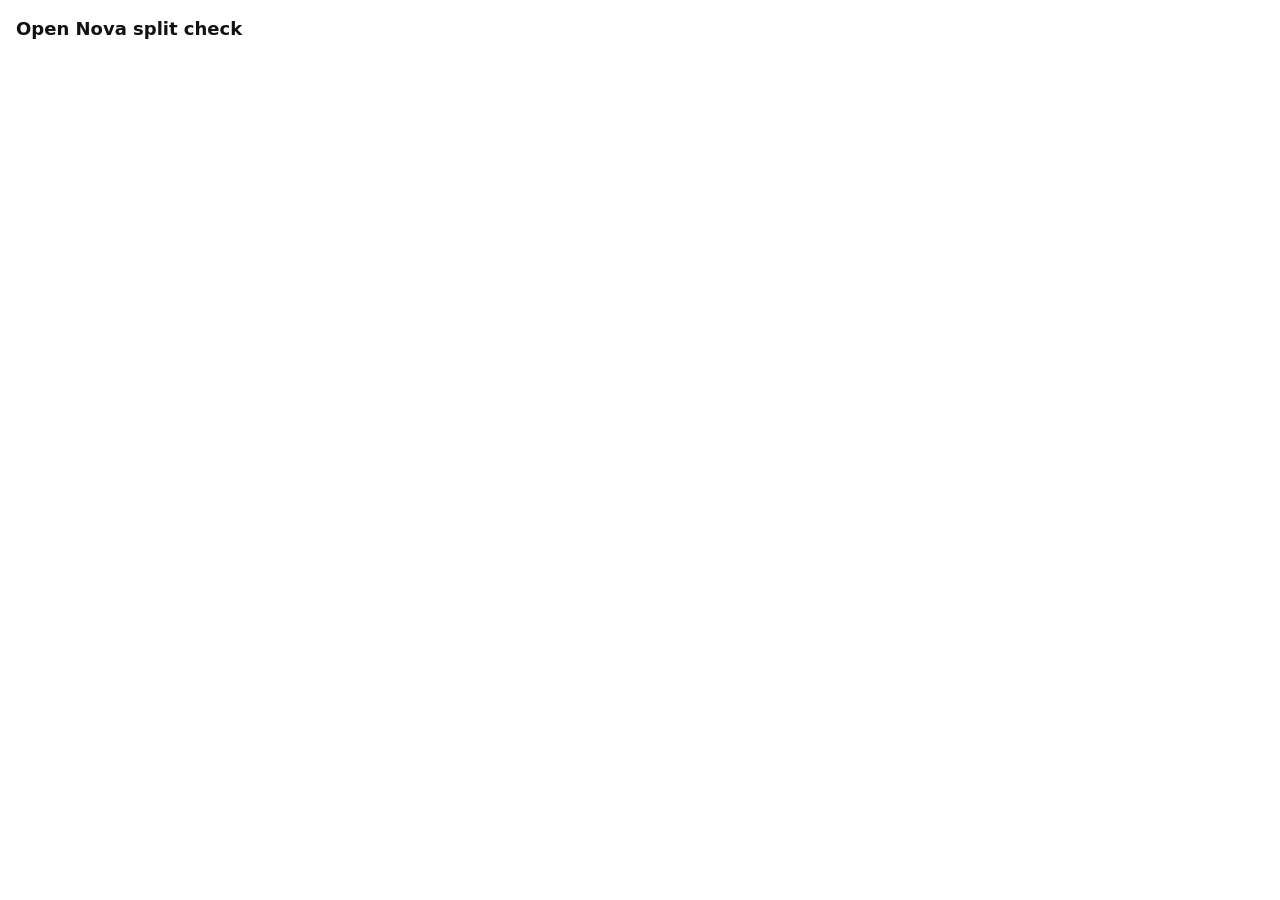
<file: app/tests/check-modules.html>
<!doctype html>
<html lang="en">
<head>
<meta charset="utf-8">
<title>Split check</title>
<link rel="icon" href="data:,">
<script>
  // Runs before any app script: every name the window already has (own and inherited), so a
  // top-level app name that would shadow a browser builtin (find, status, name, open, ...) shows up.
  (function () {
    var names = {}, o = window;
    while (o) { Object.getOwnPropertyNames(o).forEach(function (n) { names[n] = 1; }); o = Object.getPrototypeOf(o); }
    window.__ckPreNames = names;
  })();
  // Keep the booted app off the shared-project server while it runs on this test page:
  // requests to api/ fail, so syncStart falls back to "This browser only" and nothing is pushed.
  (function () {
    var realFetch = window.fetch.bind(window);
    window.fetch = function (url, opts) {
      if (/(^|\/)api\//.test(String(url))) return Promise.reject(new Error('api disabled on the check page'));
      return realFetch(url, opts);
    };
  })();
</script>
<style>
  body { font: 14px/1.45 system-ui, sans-serif; margin: 16px; background: #fff; color: #111; }
  h1 { font-size: 18px; margin: 0 0 12px; }
  .ck-row { margin: 6px 0; padding: 8px 10px; border-radius: 6px; background: #f3f4f6; }
  .ck-pass { border-left: 4px solid #16a34a; }
  .ck-fail { border-left: 4px solid #dc2626; }
  .ck-info { border-left: 4px solid #6b7280; }
  pre { margin: 4px 0 0; white-space: pre-wrap; font: 12px/1.4 ui-monospace, Consolas, monospace; }
  #ck-app { display: none; }
</style>
</head>
<body>
<h1>Open Nova split check</h1>
<div id="ck-out"></div>
<div id="ck-app"></div>
<script>
(function () {
  // The app's scripts, in index.html's order (read from it below), except scr.js.
  var FILES = [];
  var out = document.getElementById('ck-out');
  function row(kind, title, lines) {
    var d = document.createElement('div'); d.className = 'ck-row ck-' + kind;
    d.textContent = (kind === 'pass' ? 'PASS  ' : kind === 'fail' ? 'FAIL  ' : 'INFO  ') + title;
    if (lines && lines.length) { var p = document.createElement('pre'); p.textContent = lines.join('\n'); d.appendChild(p); }
    out.appendChild(d);
  }
  var loadErrors = [];
  window.addEventListener('error', function (e) {
    loadErrors.push((e.filename ? e.filename.split('/').pop() : '?') + ':' + (e.lineno || '?') + '  ' + e.message);
  });
  function getText(url) { return fetch(url, { cache: 'no-store' }).then(function (r) { if (!r.ok) throw new Error('HTTP ' + r.status); return r.text(); }); }
  function loadScript(src) {
    return new Promise(function (resolve) {
      var s = document.createElement('script'); s.src = src; s.async = false;
      s.onload = function () { resolve(true); };
      s.onerror = function () { loadErrors.push(src + ': could not be loaded'); resolve(false); };
      document.body.appendChild(s);
    });
  }
  // Top-level declarations: column 0 after the de-indent.
  var DECL = /^(?:async\s+)?(?:function\*?\s+|var\s+|let\s+|const\s+|class\s+)([A-Za-z_$][\w$]*)/gm;
  function declared(text) { var m, out = []; DECL.lastIndex = 0; while ((m = DECL.exec(text))) out.push(m[1]); return out; }

  var httpOk = /^https?:$/.test(location.protocol);
  var texts = {}, pageGlobals = {}, domNote = '';
  // index.html gives the script list, and its body is borrowed (hidden, scripts removed) so the
  // app can look its elements up by id and boot.
  var prep = !httpOk ? Promise.resolve() : getText('../index.html').then(function (html) {
    var doc = new DOMParser().parseFromString(html, 'text/html');
    Array.prototype.forEach.call(doc.querySelectorAll('script'), function (s) {
      var src = s.getAttribute('src');
      if (!src) declared(s.textContent.replace(/^[ \t]+/gm, '')).forEach(function (n) { pageGlobals[n] = 1; });
      else if (src !== 'scr.js') FILES.push('../' + src);
      s.remove();
    });
    var box = document.getElementById('ck-app');
    Array.prototype.forEach.call(doc.body.childNodes, function (n) { box.appendChild(document.importNode(n, true)); });
    domNote = 'index.html body borrowed (hidden) so the app can boot; ' + FILES.length + ' app scripts listed there';
    return Promise.all(FILES.map(function (f) { return getText(f).then(function (t) { texts[f] = t; }); }));
  }).catch(function (e) { texts = null; row('fail', 'Could not read index.html or the app scripts: ' + e.message); });

  prep.then(function () {
    var chain = loadScript('../scr.js');
    FILES.forEach(function (f) { chain = chain.then(function () { return loadScript(f); }); });
    return chain;
  }).then(function () {
    if (!httpOk) row('info', 'Opened from ' + location.protocol + ' - the file texts cannot be fetched here: run serve.ps1 and open http://localhost:<port>/tests/check-modules.html');
    if (domNote) row('info', domNote);
    row(loadErrors.length ? 'fail' : 'pass', 'Scripts loaded in order without errors (' + (FILES.length + 1) + ' files)', loadErrors);

    if (httpOk && texts) {
      // (a) a name declared in more than one file
      var where = {}, total = 0;
      FILES.forEach(function (f) { declared(texts[f]).forEach(function (n) { (where[n] = where[n] || []).push(f); total++; }); });
      var dups = Object.keys(where).filter(function (n) { return where[n].length > 1; }).sort();
      row(dups.length ? 'fail' : 'pass', '(a) Top-level names declared in more than one place: ' + dups.length + ' (of ' + Object.keys(where).length + ' names)',
        dups.map(function (n) { return n + ': ' + where[n].join(', '); }));

      // (b) a name that shadows something the window already had (own or inherited), or a global of index.html's inline script
      var pre = window.__ckPreNames, hits = [];
      Object.keys(where).sort().forEach(function (n) {
        if (pre[n]) hits.push(n + '  (window builtin, declared in ' + where[n].join(', ') + ')');
        if (pageGlobals[n]) hits.push(n + '  (also a global of index.html\'s inline script)');
      });
      row(hits.length ? 'fail' : 'pass', '(b) Top-level names that shadow a pre-existing window property: ' + hits.length, hits);
      if (Object.keys(pageGlobals).length) row('info', 'Globals from index.html\'s inline script(s): ' + Object.keys(pageGlobals).join(', '));

      // every declared name really became a global (i.e. every file ran to its end)
      var absent = Object.keys(where).filter(function (n) { return !(n in window); });
      row(absent.length ? 'fail' : 'pass', 'Every top-level name is a global after load: ' + (Object.keys(where).length - absent.length) + ' of ' + Object.keys(where).length, absent);
    }

    // (c) the test hook main.js publishes at the very end
    var lm = window.OpenNova;
    row(lm && lm.project && lm.project.lct ? 'pass' : 'fail', '(c) window.OpenNova exists after load' +
      (lm && lm.project ? ' (project "' + lm.project.name + '", ' + lm.project.lct.length + ' screen tab(s), ' + lm.project.screens.length + ' section(s))' : ''));
    document.title = (document.querySelector('.ck-fail') ? 'FAIL' : 'PASS') + ' split check';   // tools/browser_tests.py waits for it
  });
})();
</script>
</body>
</html>
</file>
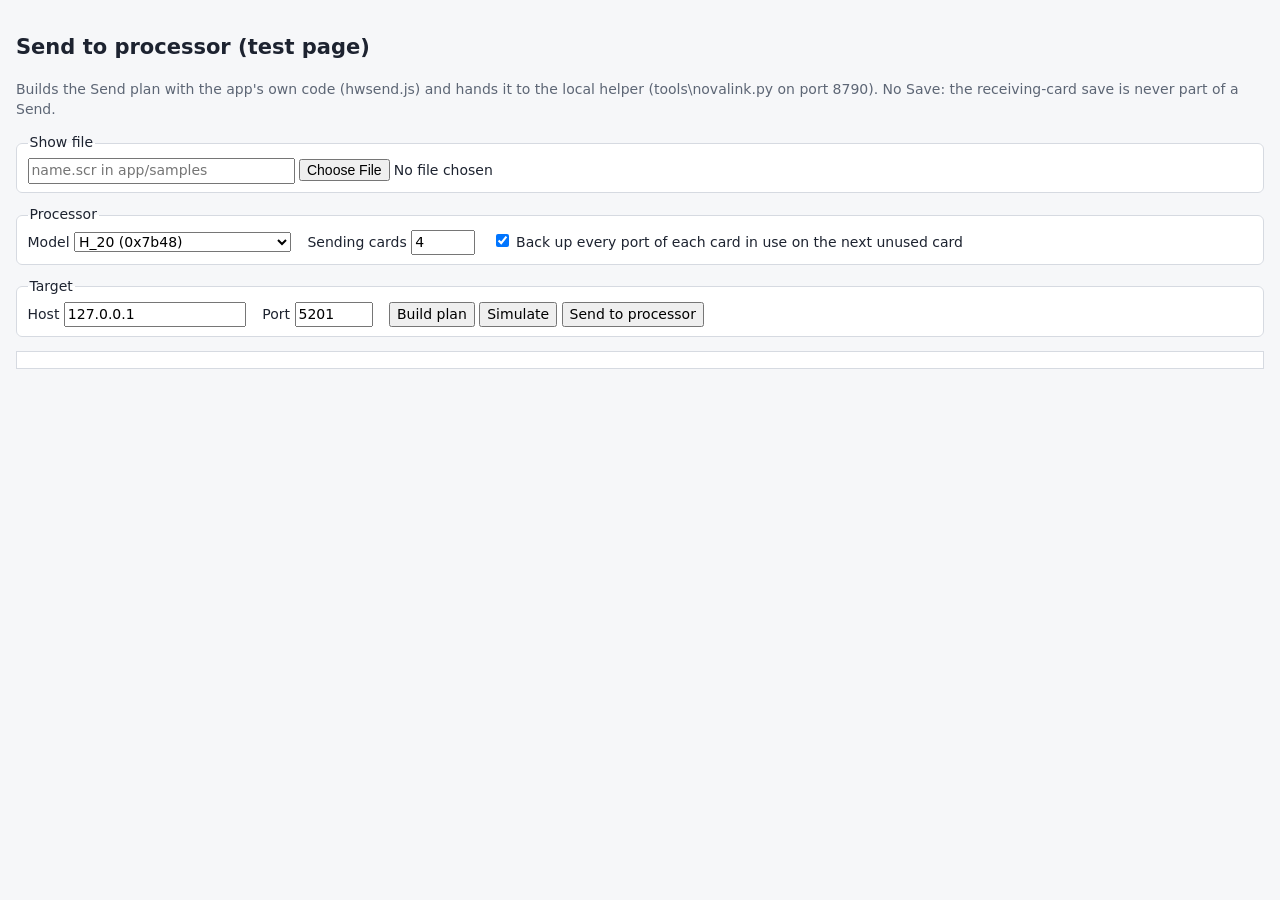
<file: app/tests/hwsend_test.html>
<!doctype html>
<html lang="en">
<head>
<meta charset="utf-8">
<meta name="viewport" content="width=device-width, initial-scale=1">
<title>Send to processor test</title>
<style>
  :root { --bg: #f6f7f9; --fg: #1d2330; --muted: #5d6675; --line: #d6dae1; --ok: #1d7a3a; --bad: #b42318; --card: #fff; }
  @media (prefers-color-scheme: dark) { :root:not([data-theme="light"]) { --bg: #161a21; --fg: #e6e9ef; --muted: #9aa3b2; --line: #2c3340; --ok: #4cc27a; --bad: #ff7a6b; --card: #1e232c; } }
  body { background: var(--bg); color: var(--fg); font: 14px/1.4 system-ui, sans-serif; margin: 0; padding: 16px; }
  fieldset { border: 1px solid var(--line); background: var(--card); border-radius: 6px; margin: 0 0 12px; }
  label { margin-right: 12px; white-space: nowrap; }
  input, select, button { font: inherit; }
  pre { background: var(--card); border: 1px solid var(--line); padding: 8px; overflow: auto; max-height: 50vh; white-space: pre-wrap; }
  .ok { color: var(--ok); } .bad { color: var(--bad); } .muted { color: var(--muted); }
</style>
</head>
<body>
<h2>Send to processor (test page)</h2>
<p class="muted">Builds the Send plan with the app's own code (hwsend.js) and hands it to the local helper (tools\novalink.py on port 8790).
No Save: the receiving-card save is never part of a Send.</p>
<fieldset><legend>Show file</legend>
  <input id="file" type="text" size="32" placeholder="name.scr in app/samples" title="A show file in app/samples (private, not in the repository), or pick one">
  <input type="file" id="pick" accept=".scr">
</fieldset>
<fieldset><legend>Processor</legend>
  <label>Model <select id="model"></select></label>
  <label>Sending cards <input id="senders" type="number" min="1" max="20" value="4" style="width:4em"></label>
  <label><input type="checkbox" id="backup" checked> Back up every port of each card in use on the next unused card</label>
</fieldset>
<fieldset><legend>Target</legend>
  <label>Host <input id="host" value="127.0.0.1"></label>
  <label>Port <input id="port" value="5201" style="width:5em"></label>
  <button id="build">Build plan</button>
  <button id="sim">Simulate</button>
  <button id="send">Send to processor</button>
</fieldset>
<pre id="out"></pre>
<script src="../scr.js"></script>
<script src="../hwsend.js"></script>
<script>
var HELPER = 'http://127.0.0.1:8790';
var out = document.getElementById('out'), modelSel = document.getElementById('model'), picked = null;
Object.keys(HWSEND.MODELS).forEach(function (id) { var o = document.createElement('option'); o.value = id; o.textContent = HWSEND.MODELS[id].name + ' (0x' + (+id).toString(16) + ')'; modelSel.appendChild(o); });
modelSel.value = String(0x7B48);
function say(s, cls) { var d = document.createElement('div'); d.textContent = s; if (cls) d.className = cls; out.appendChild(d); }
document.getElementById('pick').onchange = function (e) { picked = e.target.files[0] || null; };

async function loadModel() {
  var buf = picked ? await picked.arrayBuffer() : await (await fetch('../samples/' + encodeURIComponent(document.getElementById('file').value))).arrayBuffer();
  return SCR.parse(buf);
}
async function buildPlan(modelId, senders) {
  var m = await loadModel(), M = HWSEND.MODELS[modelId], used = {};
  m.screens.forEach(function (s) { (s.cells || []).forEach(function (c) { if (c.sender !== 255) used[c.sender] = 1; }); });
  var prim = Object.keys(used).map(Number).sort(), backup = [];
  if (document.getElementById('backup').checked) {
    var free = []; for (var d = 0; d < senders; d++) if (!used[d]) free.push(d);
    if (free.length < prim.length) throw new Error('Need ' + prim.length + ' unused sending cards for backup, have ' + free.length);
    backup = HWSEND.portBackupPairs(prim, free.slice(0, prim.length), M.ports);
  }
  return HWSEND.buildSendPlan(m, { modelId: +modelId, senders: senders, backup: backup });
}
async function post(path, body) {
  var r = await fetch(HELPER + path, { method: 'POST', headers: { 'Content-Type': 'application/json' }, body: JSON.stringify(body) });
  return r.json();
}
function summary(plan) {
  var w = plan.ops.filter(function (o) { return o.op === 'w'; }).length;
  return plan.model + ' x' + plan.senders + ': ' + plan.cabinets + ' cabinets, ' + plan.pairs + ' backup pairs, ' + plan.ops.length + ' ops (' + w + ' writes)';
}
document.getElementById('build').onclick = async function () {
  out.textContent = '';
  try { var p = await buildPlan(modelSel.value, +document.getElementById('senders').value); window.lastPlan = p; say(summary(p), 'ok');
    p.ops.slice(0, 60).forEach(function (o) { say(JSON.stringify(o).slice(0, 160)); }); }
  catch (e) { say(e.message, 'bad'); }
};
document.getElementById('sim').onclick = async function () {
  out.textContent = '';
  try { var p = await buildPlan(modelSel.value, +document.getElementById('senders').value); say(summary(p));
    var r = await post('/api/hw/simulate', { plan: p }); say(JSON.stringify(r), r.ok ? 'ok' : 'bad'); }
  catch (e) { say(e.message, 'bad'); }
};
document.getElementById('send').onclick = async function () {
  out.textContent = '';
  var host = document.getElementById('host').value, port = document.getElementById('port').value;
  try { var p = await buildPlan(modelSel.value, +document.getElementById('senders').value); say(summary(p));
    say('Sending to ' + host + ':' + port + ' ...');
    var r = await post('/api/hw/run', { host: host, port: +port, plan: p });
    say(r.ok ? 'Done: ' + r.frames + ' frames' : 'Failed: ' + r.error, r.ok ? 'ok' : 'bad'); (r.tail || []).forEach(function (l) { say(l, 'muted'); }); say('log: ' + r.log, 'muted'); }
  catch (e) { say(e.message, 'bad'); }
};
// for automated checks: build + simulate every model, saving each as novalink_sim\<name>
window.simulateAll = async function (file, senders, backup) {
  document.getElementById('file').value = file; document.getElementById('backup').checked = !!backup;
  var res = [];
  for (var id of Object.keys(HWSEND.MODELS)) {
    try { var p = await buildPlan(id, senders); var name = file.replace(/\W+/g, '_') + '_' + id + (backup ? '_bk' : '');
      var r = await post('/api/hw/simulate', { plan: p, name: name }); res.push(HWSEND.MODELS[id].name + ': ' + (r.ok ? 'ok ' + r.out : r.error)); }
    catch (e) { res.push(HWSEND.MODELS[id].name + ': ' + e.message); }
  }
  return res;
};
</script>
</body>
</html>
</file>
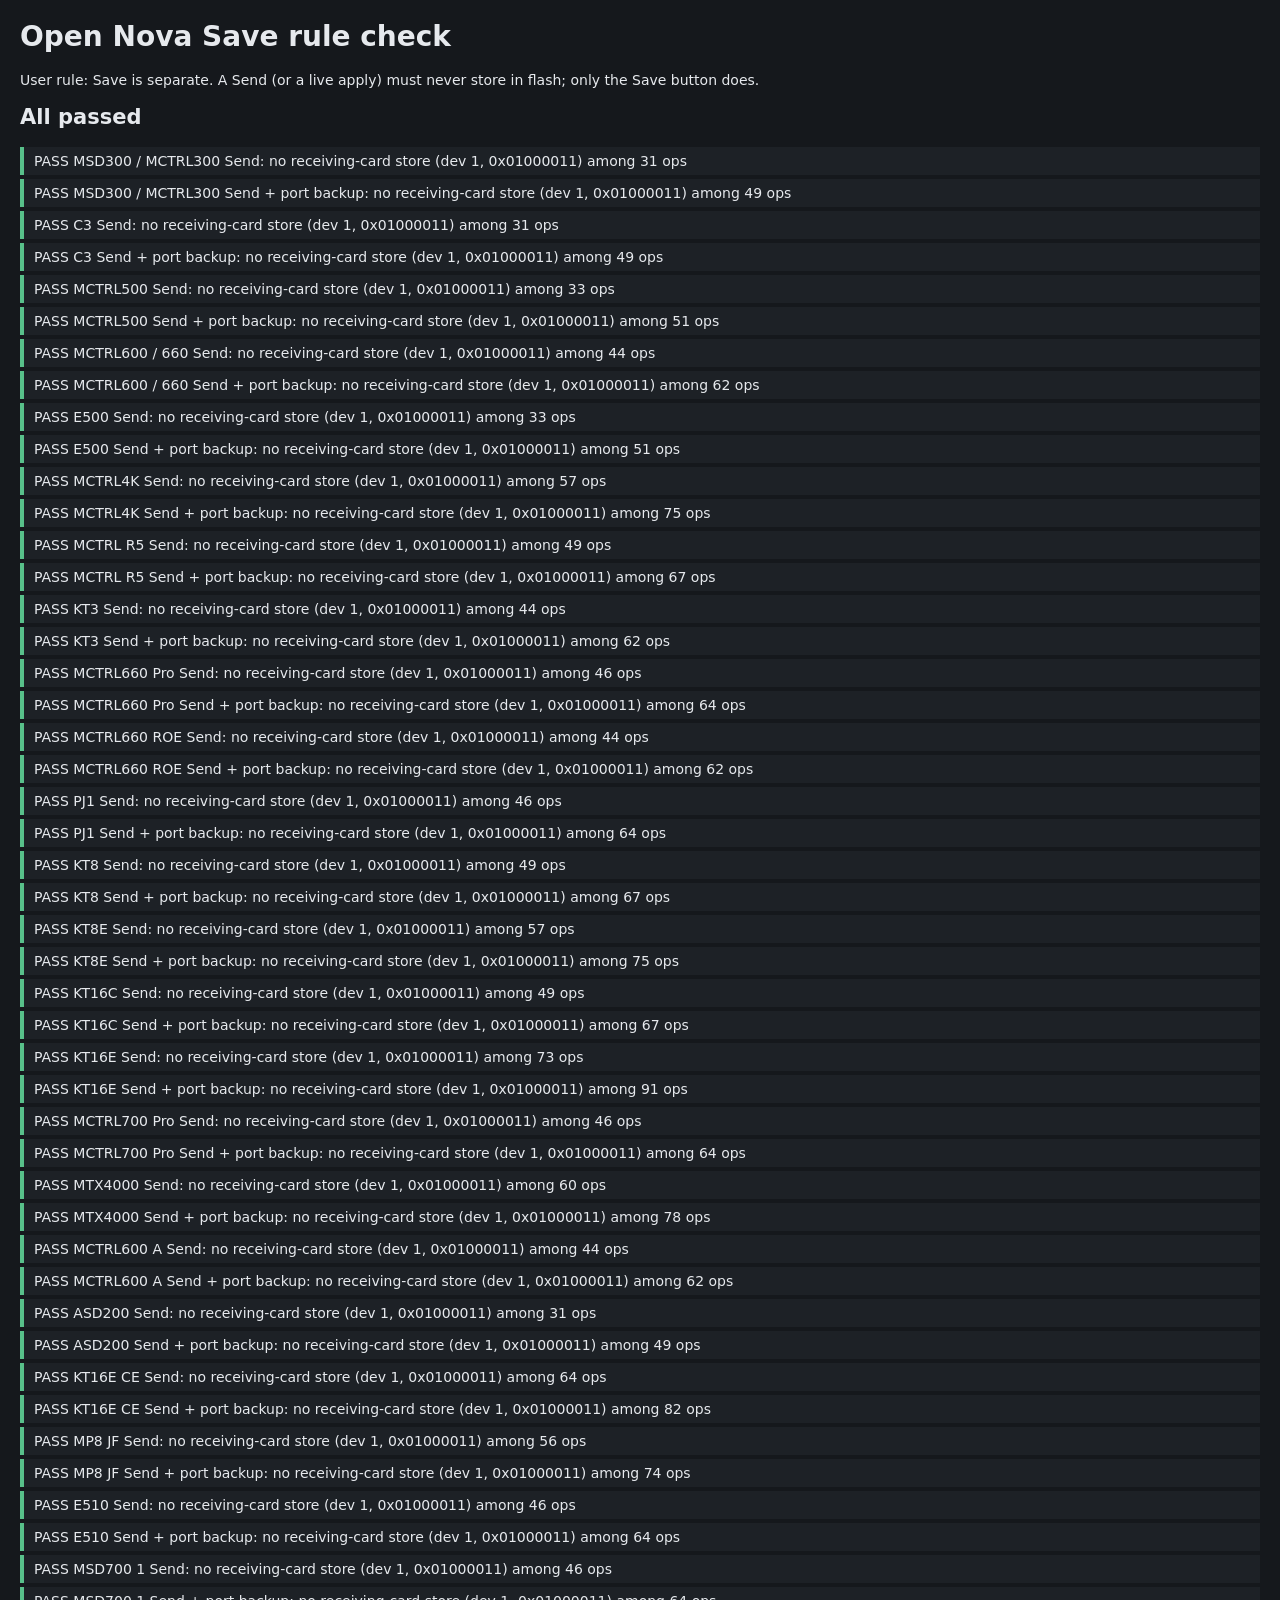
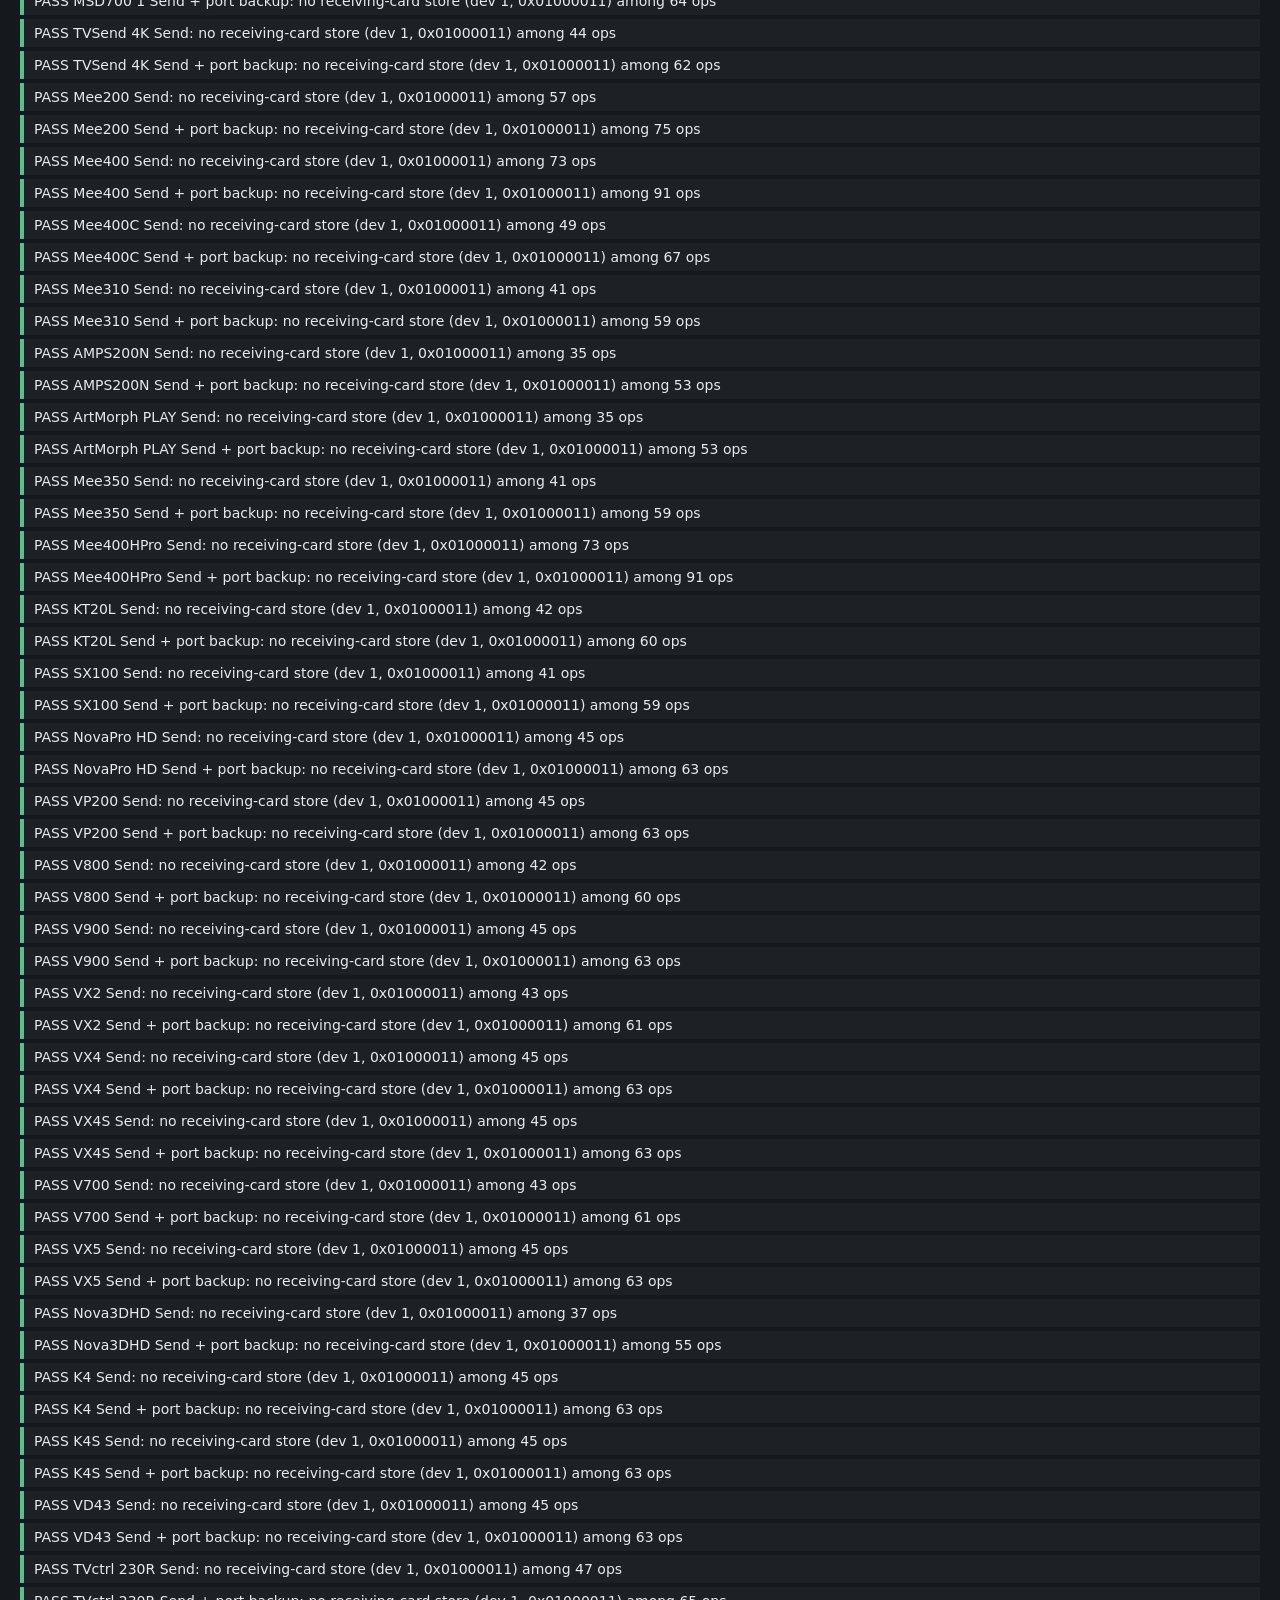
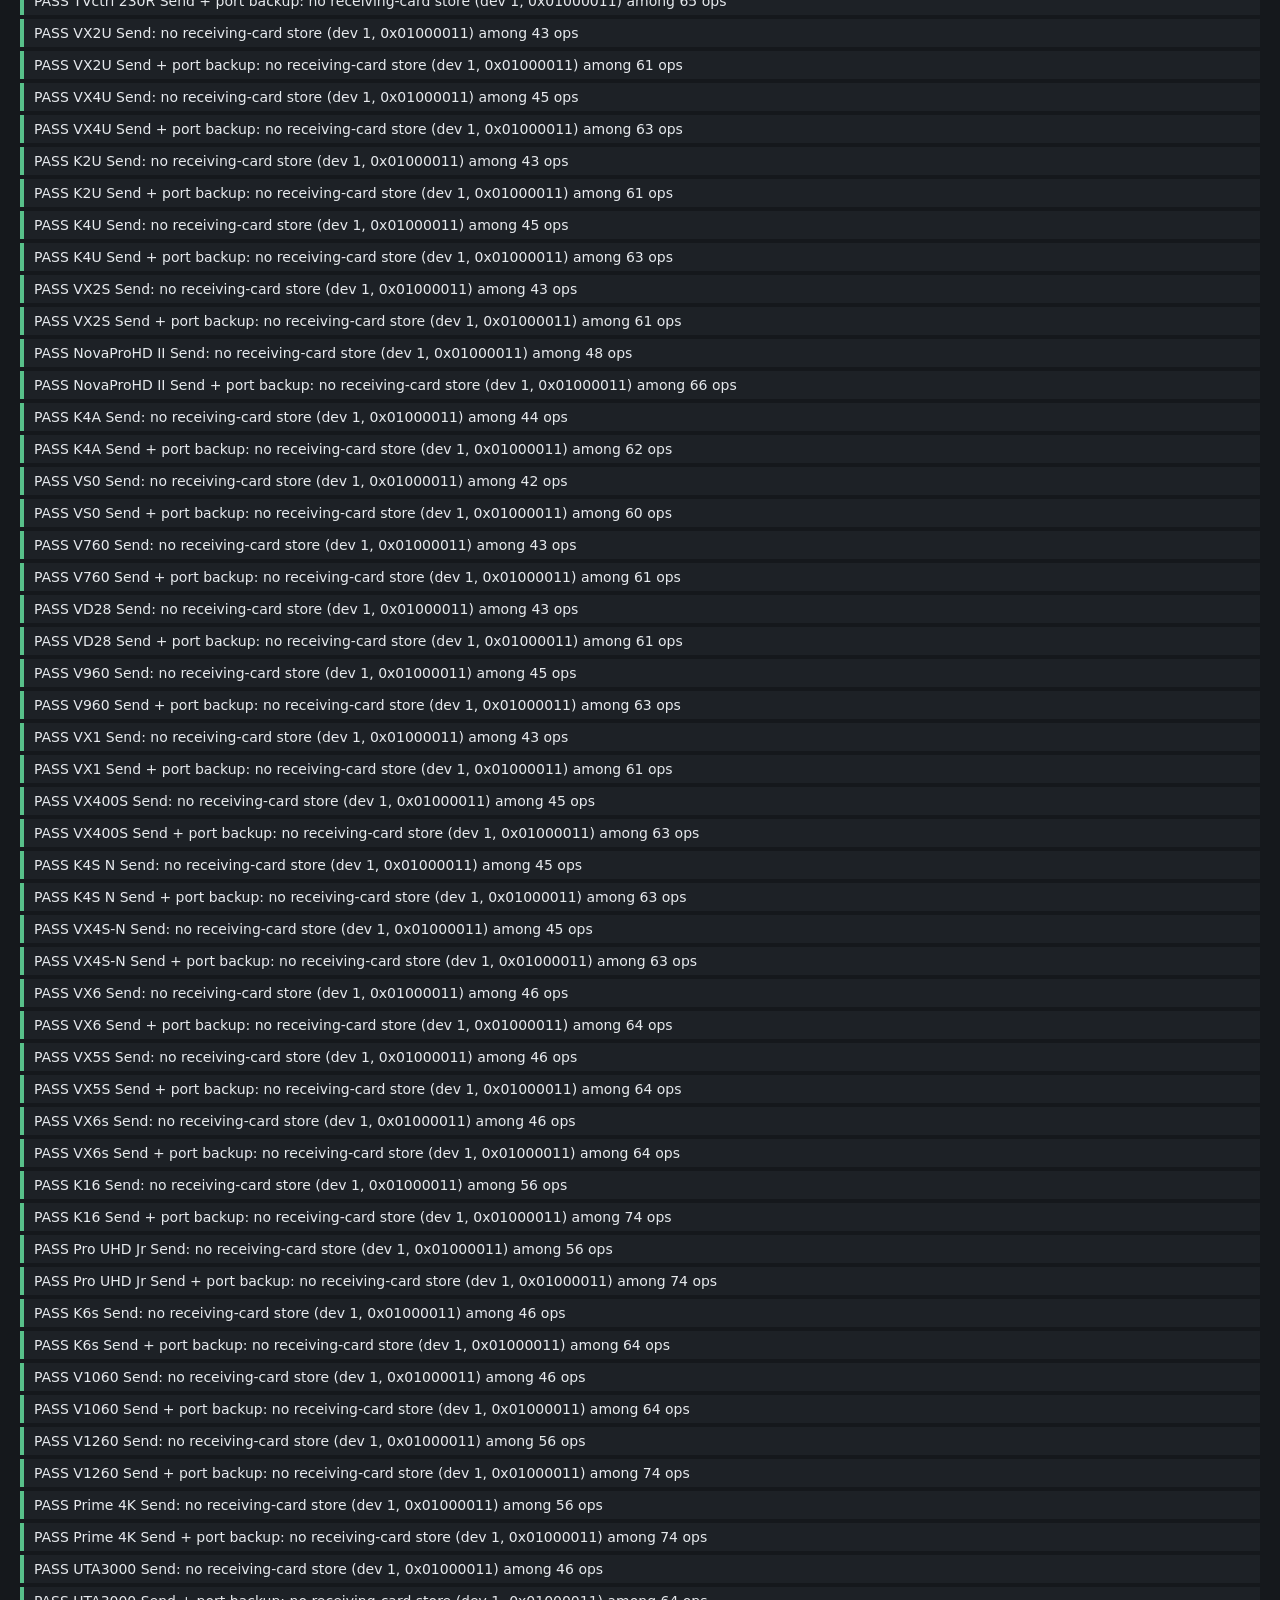
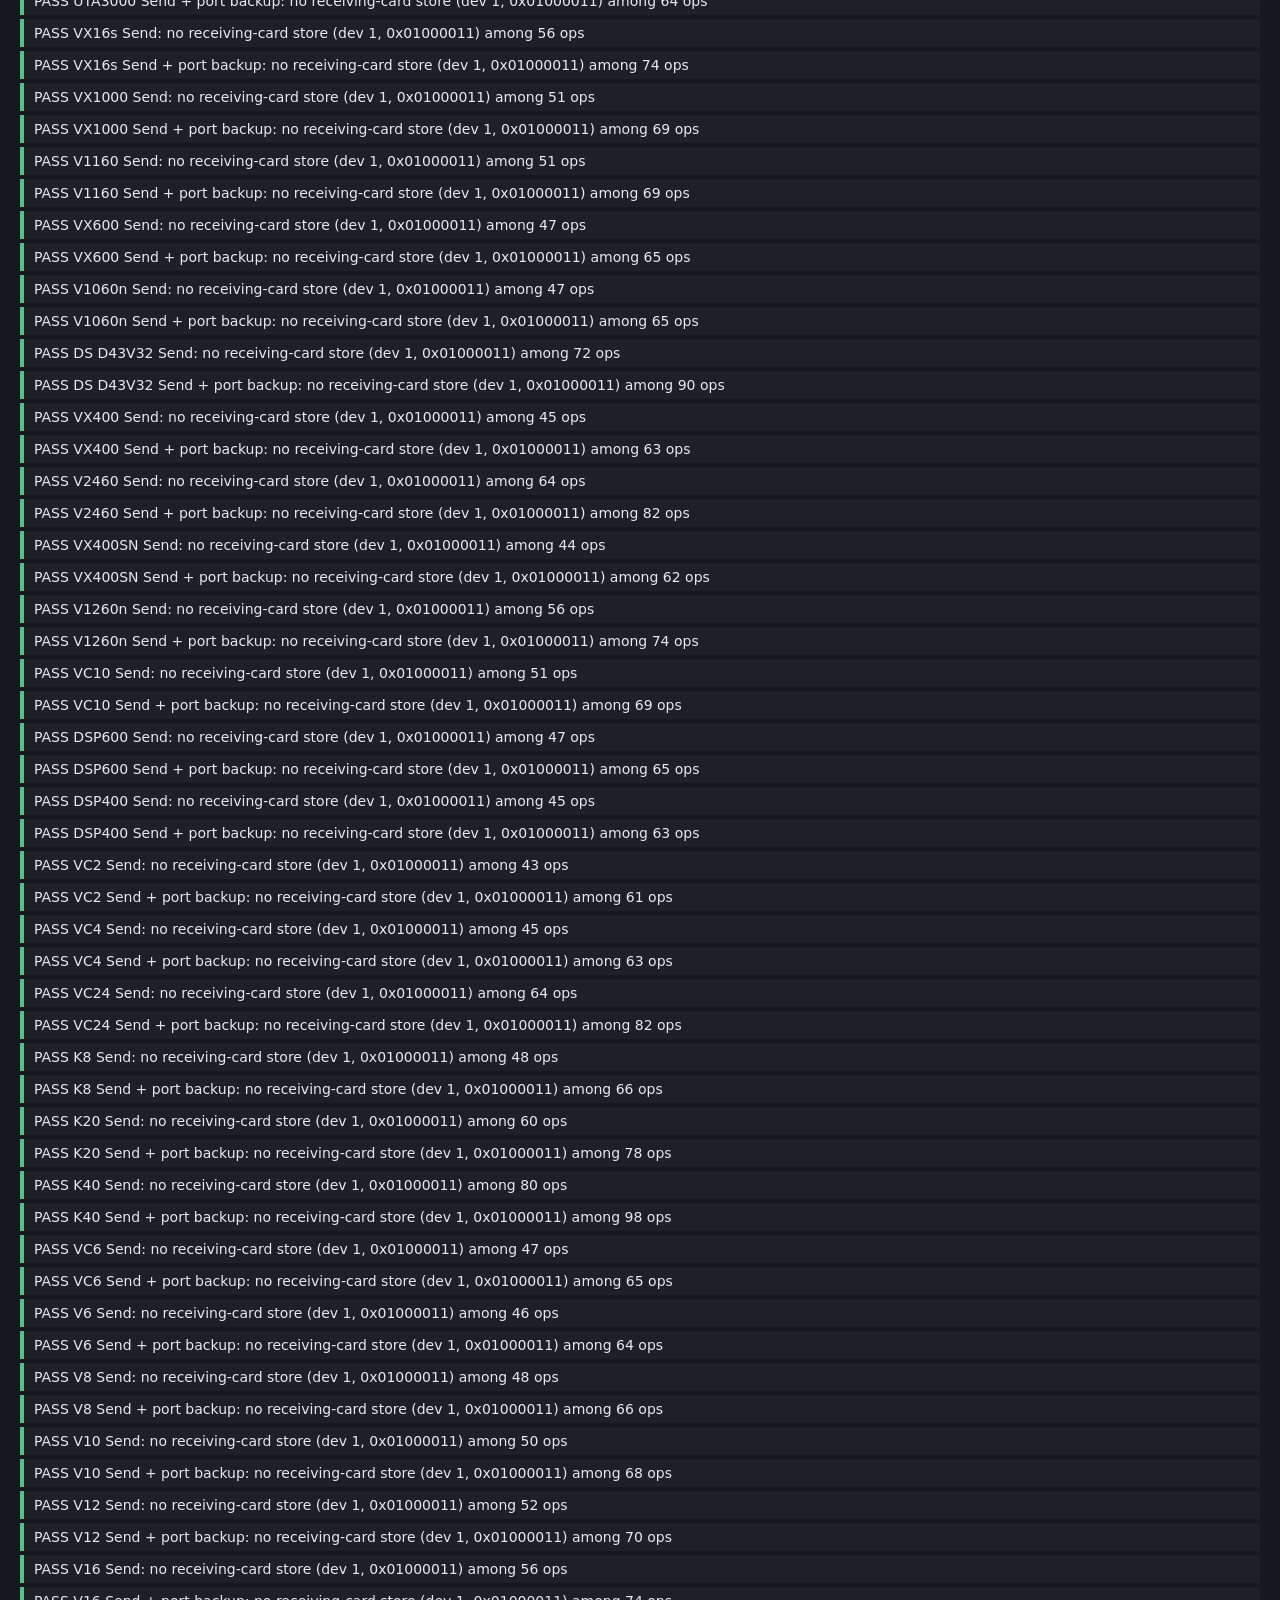
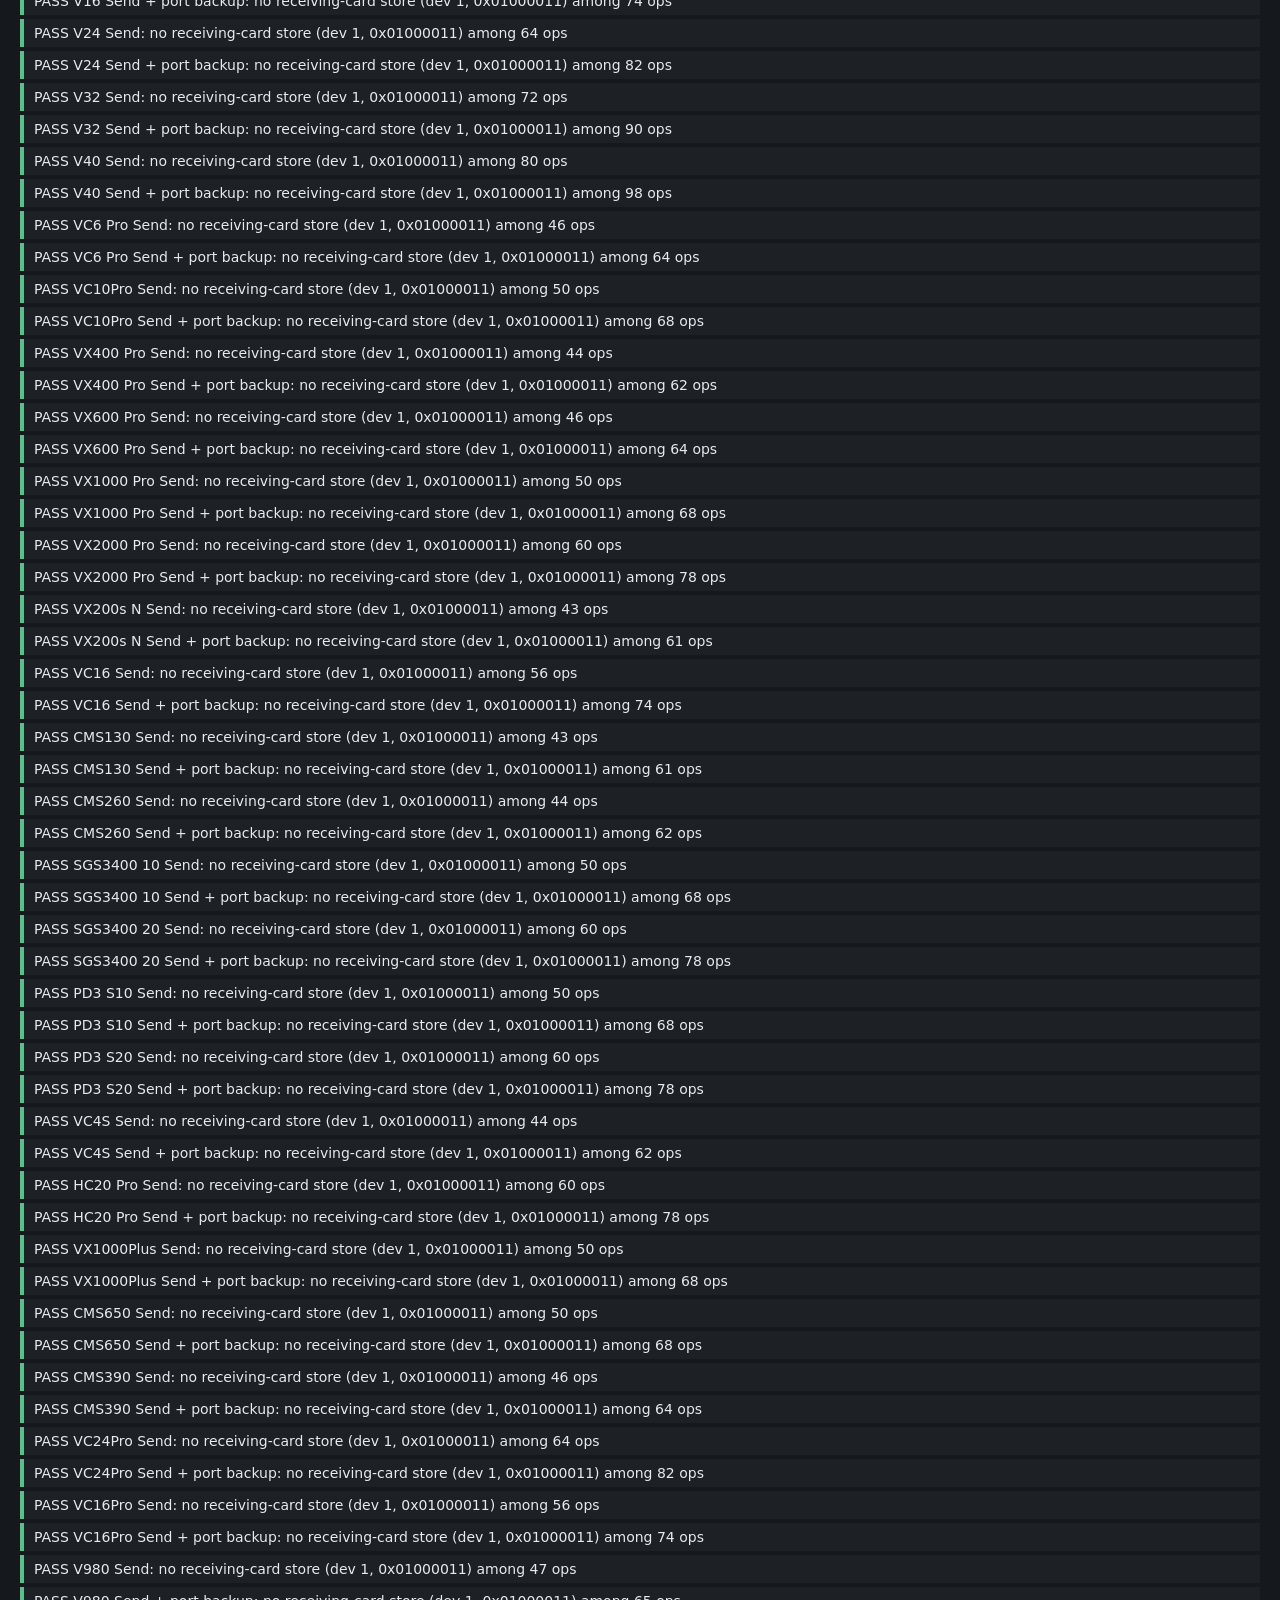
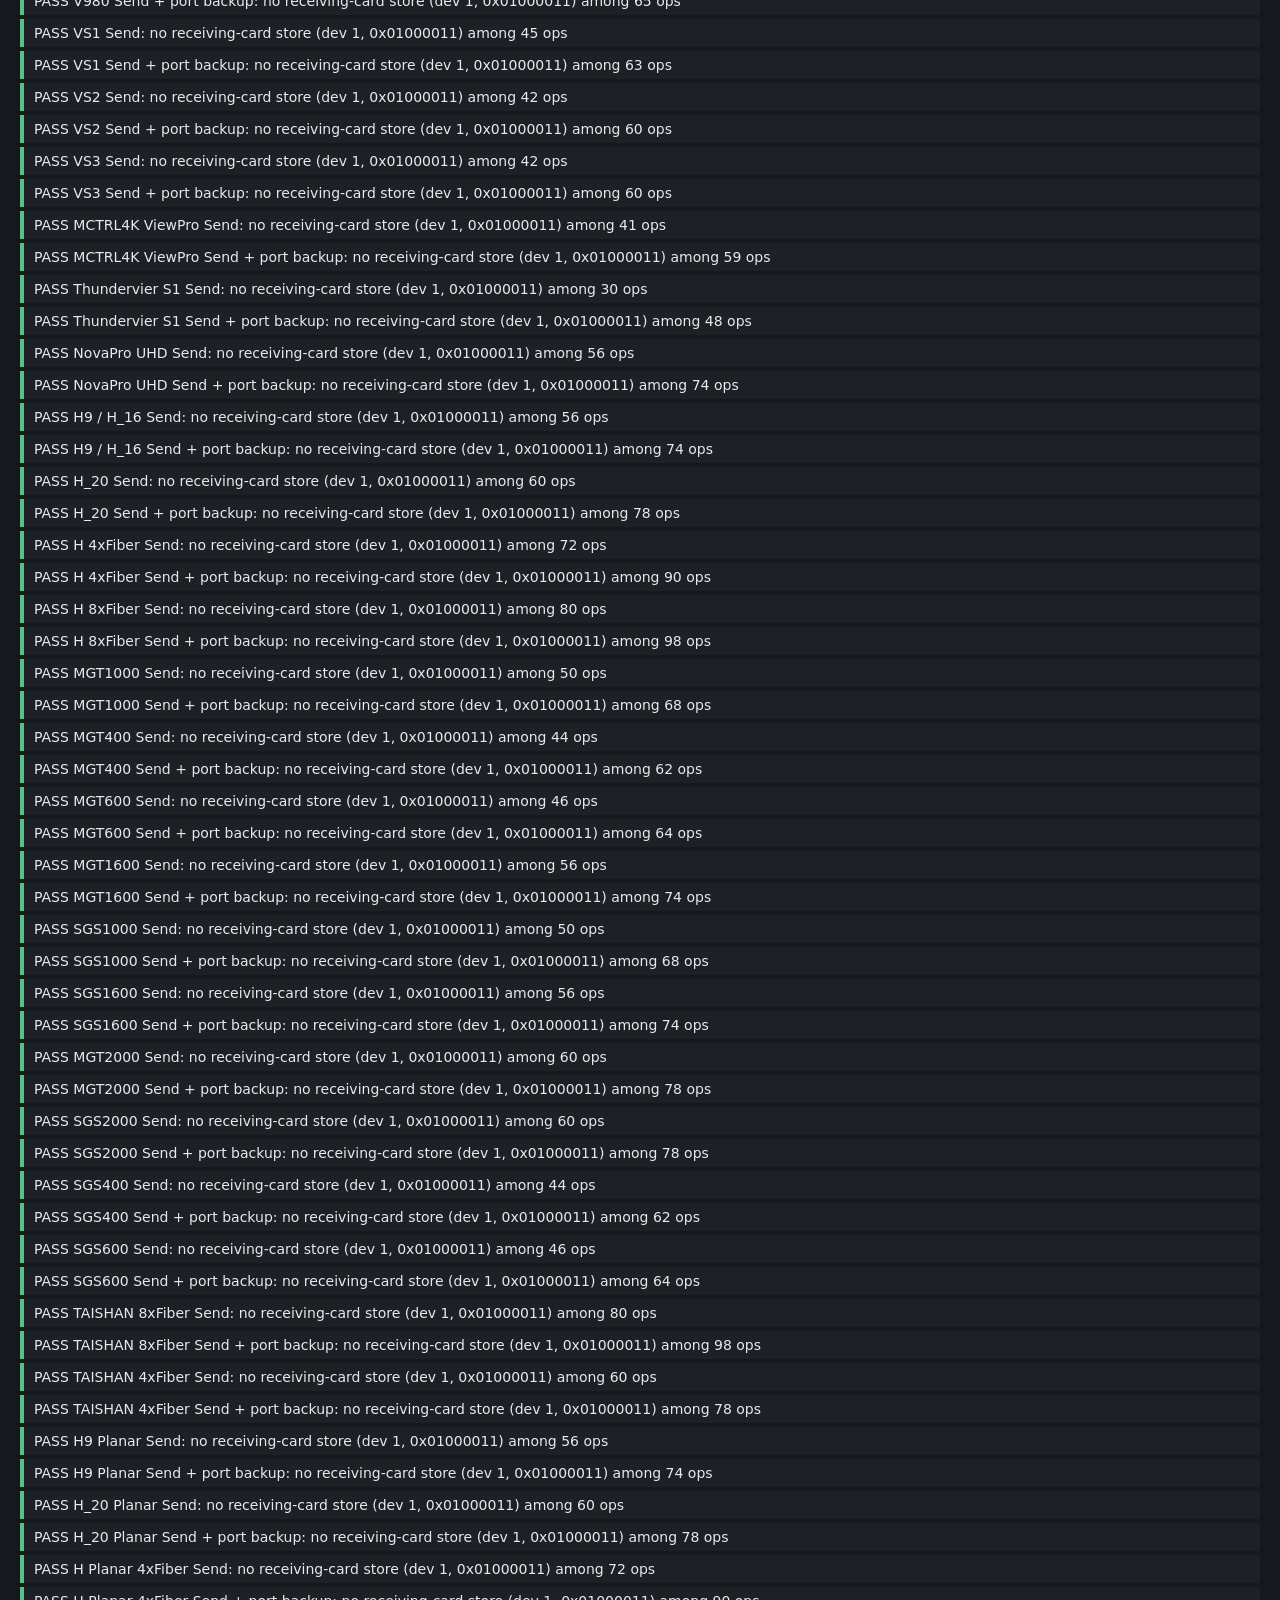
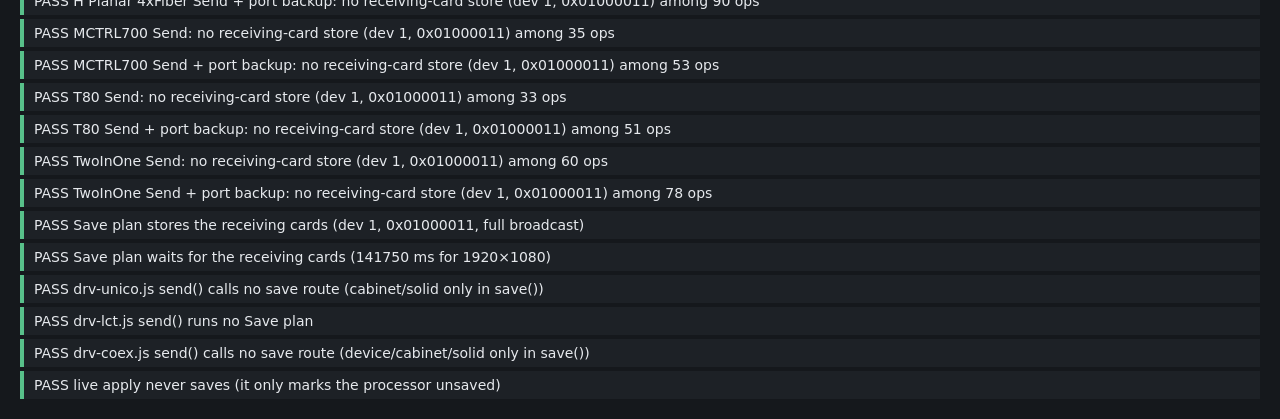
<file: app/tests/save_rule_test.html>
<!doctype html>
<html lang="en">
<head>
<meta charset="utf-8">
<title>Save rule check</title>
<style>
  body { font: 14px system-ui, sans-serif; margin: 20px; background: #15181c; color: #e6e9ed; }
  .r { padding: 6px 10px; margin: 4px 0; border-left: 4px solid #58c08a; background: #1d2126; }
  .r.fail { border-color: #ef6b6b; }
</style>
</head>
<body>
<h1>Open Nova Save rule check</h1>
<p>User rule: Save is separate. A Send (or a live apply) must never store in flash; only the Save button does.</p>
<div id="out"></div>
<script src="../scr.js"></script>
<script src="../hwsend.js"></script>
<script>
  var out = document.getElementById('out'), fails = 0;
  function row(ok, text) { var d = document.createElement('div'); d.className = 'r' + (ok ? '' : ' fail'); d.textContent = (ok ? 'PASS ' : 'FAIL ') + text; out.appendChild(d); if (!ok) fails++; }
  var isRxStore = function (o) { return o.op === 'w' && o.dev === 1 && o.addr === 0x01000011; };
  // 1. every verified sender model, with and without port backup: no receiving-card store in the Send plan
  Object.keys(HWSEND.MODELS).map(Number).forEach(function (id) {
    var model = { screens: [{ type: 1, cells: [0, 1, 2, 3].map(function (i) { return { sender: 0, port: 0, connect: i, x: i * 128, y: 0, width: 128, height: 128 }; }) }] };
    [[], [{ ps: 0, pp: 0, bs: 1, bp: 0 }]].forEach(function (pairs) {   // backup pairs keep the port number (card 1 → card 2)
      var plan = HWSEND.buildSendPlan(model, { modelId: id, senders: pairs.length ? 2 : 1, backup: pairs });
      row(!plan.ops.some(isRxStore), HWSEND.MODELS[id].name + ' Send' + (pairs.length ? ' + port backup' : '') + ': no receiving-card store (dev 1, 0x01000011) among ' + plan.ops.length + ' ops');
    });
  });
  // 2. the Save plan is the one that stores, and it waits for the receiving cards
  var sp = HWSEND.buildSavePlan({ pixels: 1920 * 1080, senders: 2 });
  row(sp.ops.some(isRxStore), 'Save plan stores the receiving cards (dev 1, 0x01000011, full broadcast)');
  row(sp.ops.some(function (o) { return o.op === 'sleep' && o.ms >= 1000; }), 'Save plan waits for the receiving cards (' + sp.waitMs + ' ms for 1920×1080)');
  // 3. the Unico, LCT and COEX drivers: send never calls save routes (source check)
  Promise.all(['../js/drv-unico.js', '../js/drv-lct.js', '../js/app-save.js', '../js/drv-coex.js'].map(function (u) { return fetch(u).then(function (r) { return r.text(); }); })).then(function (src) {
    var sendOf = function (s) { var a = s.indexOf('  send: function'), b = s.indexOf('\n  },', a); return a < 0 ? '' : s.slice(a, b); };
    row(!/save|solid/.test(sendOf(src[0])), 'drv-unico.js send() calls no save route (cabinet/solid only in save())');
    row(!/buildSavePlan|0x01000011/.test(sendOf(src[1])), 'drv-lct.js send() runs no Save plan');
    row(!/save|solid/.test(sendOf(src[3])), 'drv-coex.js send() calls no save route (device/cabinet/solid only in save())');
    var la = src[2].slice(src[2].indexOf('function liveApplyNow'), src[2].indexOf('// ------------------------------------------------------------------ compare'));
    row(!/\.save\(|hwSaveDevices/.test(la), 'live apply never saves (it only marks the processor unsaved)');
    var h = document.createElement('h2'); h.textContent = fails ? fails + ' failed' : 'All passed'; out.prepend(h);
    document.title = (fails ? 'FAIL' : 'PASS') + ' save rule';   // tools/browser_tests.py waits for it
  }, function (e) { row(false, 'driver sources could not be read: ' + e.message); document.title = 'FAIL save rule'; });
</script>
</body>
</html>
</file>
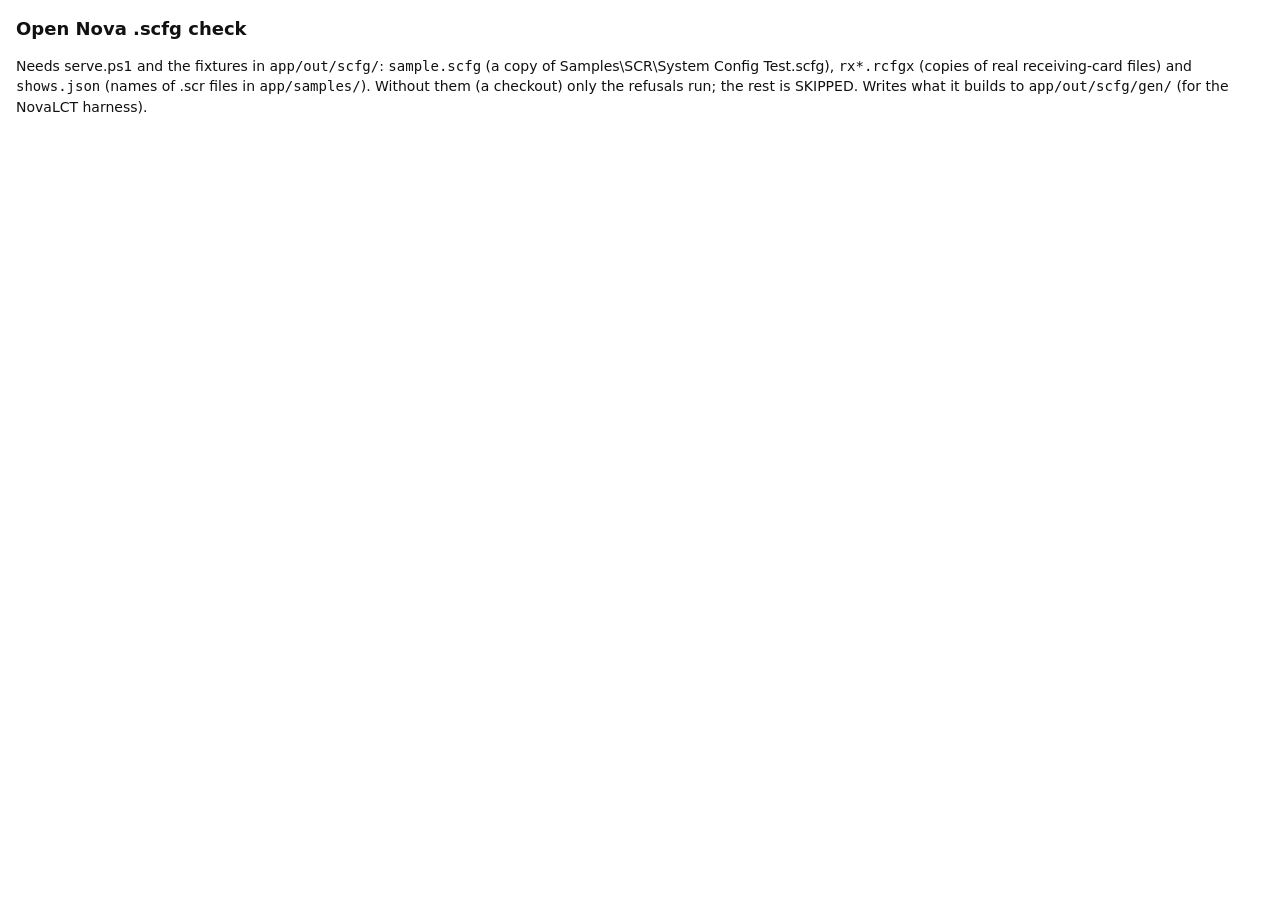
<file: app/tests/scfg_test.html>
<!doctype html>
<html lang="en">
<head>
<meta charset="utf-8">
<title>.scfg check</title>
<link rel="icon" href="data:,">
<script>
  // Boots the app on this page without touching the shared project: requests to api/ fail (no
  // server sync) and localStorage writes are dropped (other tabs on this origin keep their project).
  (function () {
    var realFetch = window.fetch.bind(window);
    window.fetch = function (url, opts) {
      if (/(^|\/)api\//.test(String(url))) return Promise.reject(new Error('api disabled on the test page'));
      return realFetch(url, opts);
    };
    Storage.prototype.setItem = function () {};
    Storage.prototype.removeItem = function () {};
  })();
</script>
<style>
  body { font: 14px/1.45 system-ui, sans-serif; margin: 16px; background: #fff; color: #111; }
  h1 { font-size: 18px; margin: 0 0 12px; }
  .ck-row { margin: 6px 0; padding: 8px 10px; border-radius: 6px; background: #f3f4f6; }
  .ck-pass { border-left: 4px solid #16a34a; } .ck-fail { border-left: 4px solid #dc2626; } .ck-info { border-left: 4px solid #6b7280; }
  pre { margin: 4px 0 0; white-space: pre-wrap; font: 12px/1.4 ui-monospace, Consolas, monospace; }
  #ck-app { display: none; }
</style>
</head>
<body>
<h1>Open Nova .scfg check</h1>
<p>Needs serve.ps1 and the fixtures in <code>app/out/scfg/</code>: <code>sample.scfg</code> (a copy of
Samples\SCR\System Config Test.scfg), <code>rx*.rcfgx</code> (copies of real receiving-card files) and <code>shows.json</code>
(names of .scr files in <code>app/samples/</code>). Without them (a checkout) only the refusals run; the rest is SKIPPED.
Writes what it builds to <code>app/out/scfg/gen/</code> (for the NovaLCT harness).</p>
<div id="ck-out"></div>
<div id="ck-app"></div>
<script>
(function () {
  var out = document.getElementById('ck-out'), fails = 0;
  function row(kind, title, lines) {
    if (kind === 'fail') fails++;
    var d = document.createElement('div'); d.className = 'ck-row ck-' + kind;
    d.textContent = (kind === 'pass' ? 'PASS  ' : kind === 'fail' ? 'FAIL  ' : kind === 'skip' ? 'SKIP  ' : 'INFO  ') + title;
    if (lines && lines.length) { var p = document.createElement('pre'); p.textContent = lines.join('\n'); d.appendChild(p); }
    out.appendChild(d);
  }
  function check(ok, title, lines) { row(ok ? 'pass' : 'fail', title, lines); return ok; }
  function get(url) { return fetch(url, { cache: 'no-store' }).then(function (r) { if (!r.ok) throw new Error(url + ': HTTP ' + r.status); return r.arrayBuffer(); }); }
  function put(name, bytes) { return fetch('../out/scfg/gen/' + encodeURIComponent(name), { method: 'PUT', body: bytes }).catch(function () {}); }
  function loadScript(src) {
    return new Promise(function (res, rej) { var s = document.createElement('script'); s.src = src; s.async = false; s.onload = res; s.onerror = function () { rej(new Error(src)); }; document.body.appendChild(s); });
  }
  function sameBytes(a, b) { if (a.length !== b.length) return false; for (var i = 0; i < a.length; i++) if (a[i] !== b[i]) return false; return true; }
  function firstDiff(a, b) { var n = Math.min(a.length, b.length); for (var i = 0; i < n; i++) if (a[i] !== b[i]) return i; return a.length === b.length ? -1 : n; }
  // cells of every screen, as SCR.parse returns them (screens array + dvi), for deep compare
  function cellsJson(bytes) { var m = SCR.parse(bytes); return JSON.stringify({ dvi: m.dvi, screens: m.screens, warnings: m.warnings }); }

  window.__scfgTest = fetch('../index.html', { cache: 'no-store' }).then(function (r) { return r.text(); }).then(function (html) {
    var doc = new DOMParser().parseFromString(html, 'text/html'), files = [];
    Array.prototype.forEach.call(doc.querySelectorAll('script'), function (s) { if (s.getAttribute('src')) files.push('../' + s.getAttribute('src')); s.remove(); });
    var box = document.getElementById('ck-app');
    Array.prototype.forEach.call(doc.body.childNodes, function (n) { box.appendChild(document.importNode(n, true)); });
    return files.reduce(function (p, f) { return p.then(function () { return loadScript(f); }); }, Promise.resolve());
  }).then(function () {
    check(typeof SCFG === 'object' && typeof buildScfg === 'function' && typeof importScfg === 'function', 'scfg.js and app-scfg.js loaded');
    // the fixtures are private (a real NovaLCT file, real receiving-card files, real shows): not in the repository, so a
    // checkout skips (1)-(3) and runs (4)
    return get('../out/scfg/sample.scfg').catch(function () { row('skip', '(1)-(2) sample.scfg not here (private fixture in app/out/scfg/)'); return null; });
  }).then(function (sampleBuf) {
    if (!sampleBuf) return null;
    var sample = new Uint8Array(sampleBuf), s = SCFG.parse(sample);
    // ---- (1) decode the real LCT file
    var sum = SCFG.rxSummary(s.rx);
    check(s.scr && String.fromCharCode.apply(null, s.scr.subarray(0, 4)) === 'DSCI' && s.redundancy && s.rx, 'sample.scfg parses: .scr ' + (s.scr && s.scr.length) + ' B, ' +
      (s.redundancy || []).length + ' redundancy pair(s), captureFrame ' + s.captureFrame + ', syncVideo ' + (s.syncVideo ? s.syncVideo.length + ' B' : 'none'),
      [JSON.stringify(s.redundancy), JSON.stringify(sum), 'warnings: ' + JSON.stringify(s.warnings)]);
    // ---- (2) byte compare: import the sample, export it again with the same receiving-card part / settings
    importScfg(sampleBuf, 'System Config Test.scfg');
    var embedded = s.scr, scrExport = SCR.build(toScrModel());
    check(sameBytes(scrExport, embedded), 'Export .scr of the imported sample == the .scr embedded in it (' + scrExport.length + ' B)');
    var again = buildScfg({ redundancy: s.redundancy, captureFrame: s.captureFrame, syncVideo: s.syncVideo });
    var d = firstDiff(again.bytes, sample);
    check(d < 0, 'buildScfg(imported sample) == sample.scfg byte for byte (' + again.bytes.length + ' vs ' + sample.length + ' B)',
      d < 0 ? [] : ['first difference at byte ' + d, 'ours:   ' + again.text.substr(Math.max(0, d - 60), 160), 'sample: ' + new TextDecoder().decode(sample.subarray(Math.max(0, d - 60), d + 100))]);
    // defaults only (what Export .scfg writes without "keep"): no redundancy, capture frame 30
    var plain = buildScfg({}), pd = firstDiff(plain.bytes, sample);
    row('info', 'Without the sample\'s redundancy pair: ' + plain.bytes.length + ' B; differs from the sample only in ReduInfoList: ' +
      (plain.text.replace('<ReduInfoList />', '') === again.text.replace(/<ReduInfoList>[\s\S]*?<\/ReduInfoList>/, '') ? 'yes' : 'NO (first diff ' + pd + ')'));
    return put('sample_reexport.scfg', again.bytes).then(function () { return put('sample_noredu.scfg', plain.bytes); }).then(function () { return s; });
  }).then(function () {
    // ---- (3) real show files x real receiving-card files: build, read back, compare with Export .scr. The show names are
    // in app/out/scfg/shows.json (["name", ...] of .scr files in app/samples/), private like the files themselves.
    return fetch('../out/scfg/shows.json', { cache: 'no-store' }).then(function (r) { if (!r.ok) throw new Error('HTTP ' + r.status); return r.json(); })
      .then(function (shows) { return get('../out/scfg/rx1.rcfgx').then(function () { return shows; }); })
      .catch(function () { row('skip', '(3) real shows × receiving-card files: app/out/scfg/shows.json or rx*.rcfgx not here (private fixtures)'); return null; });
  }).then(function (shows) {
    if (!shows) return null;
    var rxs = ['rx1', 'rx3', 'rx60'], rxCache = {};
    return rxs.reduce(function (p, r) {
      return p.then(function () { return get('../out/scfg/' + r + '.rcfgx'); }).then(SCFG.rxFromRcfgx).then(function (rx) {
        rxCache[r] = rx;
        check(rx.inner.indexOf('<StandardLedModuleProp') >= 0, r + '.rcfgx → receiving-card XML ' + rx.inner.length + ' chars', [JSON.stringify(SCFG.rxSummary(rx))]);
      });
    }, Promise.resolve()).then(function () {
      return shows.reduce(function (p, name, i) {
        return p.then(function () { return get('../samples/' + encodeURIComponent(name) + '.scr'); }).then(function (buf) {
          importScr(buf, name + '.scr');
          var r = rxs[i % rxs.length], redu = i === 0 ? [{ masterSender: 0, masterPort: 0, slaveSender: 0, slavePort: 15 }] : [];
          var scrBytes = SCR.build(toScrModel());
          var o = buildScfg({ rx: rxCache[r], redundancy: redu });
          var back = SCFG.parse(o.bytes);
          var ok = sameBytes(back.scr, scrBytes) && cellsJson(back.scr) === cellsJson(scrBytes) && back.rx.inner.length >= rxCache[r].inner.length &&
            JSON.stringify(back.redundancy) === JSON.stringify(redu) && back.captureFrame === 30 && !back.syncVideo && !back.warnings.length;
          var orig = new Uint8Array(buf);
          check(ok, name + ' + ' + r + ': .scfg ' + o.bytes.length + ' B read back — ScreenCfgInfo == Export .scr (' + scrBytes.length + ' B), cells identical' +
            (sameBytes(scrBytes, orig) ? ', and == the original .scr file' : ' (original .scr differs: ' + orig.length + ' B)'));
          return put(name + ' + ' + r + '.scfg', o.bytes);
        });
      }, Promise.resolve());
    });
  }).then(function () {
    // ---- (4) refusals
    var errs = [];
    try { SCFG.build({ scr: new Uint8Array([68, 83, 67, 73]), rx: null }); errs.push('no rx accepted'); } catch (e) { /* expected */ }
    try { SCFG.build({ scr: new Uint8Array([68, 83, 67, 73]), rx: { attrs: '', inner: '<Width>1</Width>' } }); errs.push('rx without module accepted'); } catch (e) { /* expected */ }
    try { SCFG.build({ scr: new Uint8Array([1, 2, 3, 4]), rx: { attrs: '', inner: '<StandardLedModuleProp/>' } }); errs.push('non-DSCI accepted'); } catch (e) { /* expected */ }
    check(!errs.length, 'Refuses a .scfg without receiving-card parameters or without a .scr', errs);
    // old text-form DriverChipType lands alone on its line (NovaLCT reads it back line by line)
    var t = SCFG.build({ scr: new Uint8Array([68, 83, 67, 73]), rx: { attrs: '', inner: '<StandardLedModuleProp><DriverChipType>Chip_ICN2053</DriverChipType></StandardLedModuleProp>' } });
    check(t.split(/\r?\n/).some(function (ln) { return ln.trim() === '<DriverChipType>Chip_ICN2053</DriverChipType>'; }), 'Old text-form <DriverChipType> is put on its own line');
  }).catch(function (e) { row('fail', 'Error: ' + e.message, [String(e.stack || '')]); })
    .then(function () { row(fails ? 'fail' : 'pass', fails ? fails + ' check(s) failed' : 'All checks passed'); document.title = fails ? 'FAIL .scfg' : 'PASS .scfg'; });
})();
</script>
</body>
</html>
</file>
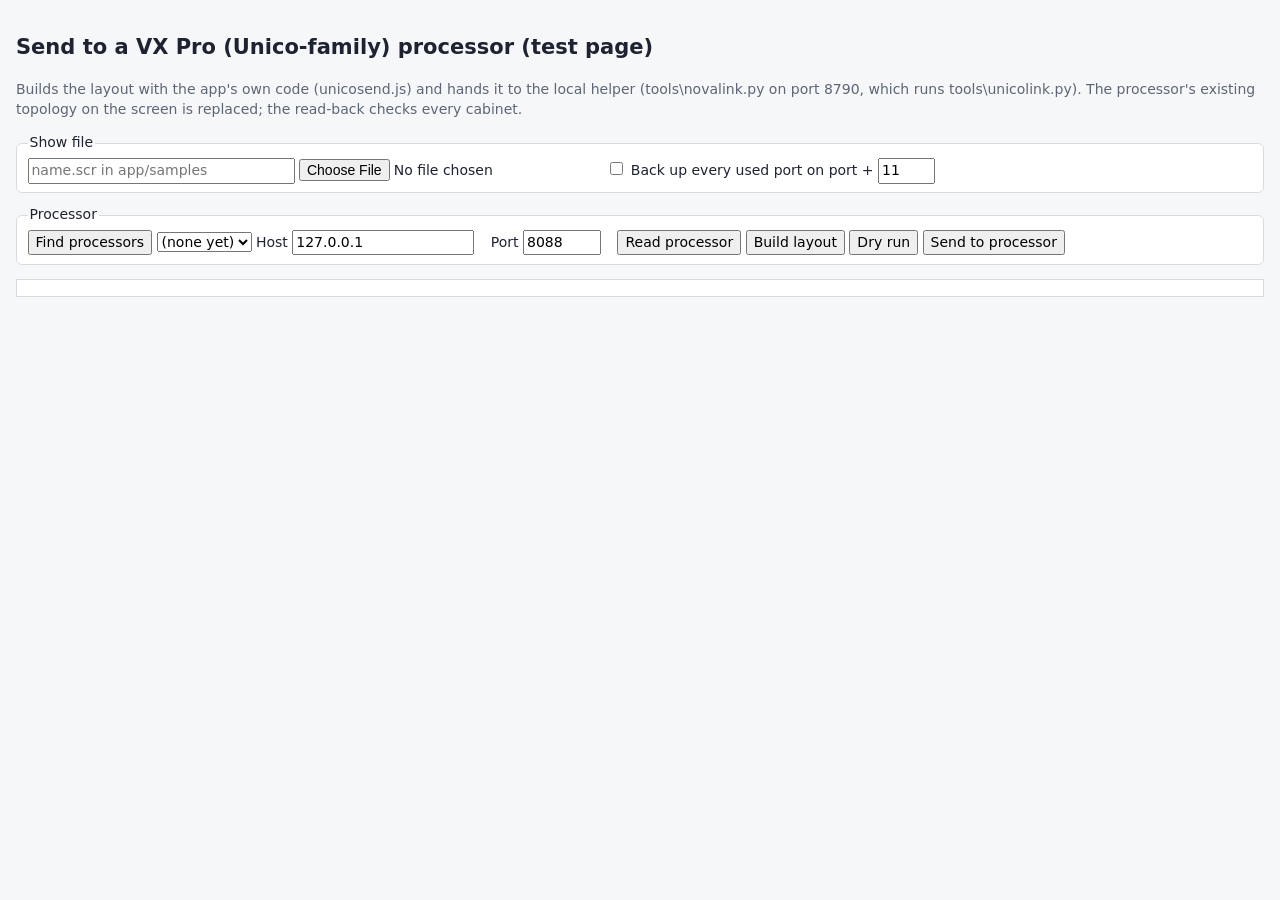
<file: app/tests/unicosend_test.html>
<!doctype html>
<html lang="en">
<head>
<meta charset="utf-8">
<meta name="viewport" content="width=device-width, initial-scale=1">
<title>VX Pro send test</title>
<style>
  :root { --bg: #f6f7f9; --fg: #1d2330; --muted: #5d6675; --line: #d6dae1; --ok: #1d7a3a; --bad: #b42318; --card: #fff; }
  @media (prefers-color-scheme: dark) { :root:not([data-theme="light"]) { --bg: #161a21; --fg: #e6e9ef; --muted: #9aa3b2; --line: #2c3340; --ok: #4cc27a; --bad: #ff7a6b; --card: #1e232c; } }
  body { background: var(--bg); color: var(--fg); font: 14px/1.4 system-ui, sans-serif; margin: 0; padding: 16px; }
  fieldset { border: 1px solid var(--line); background: var(--card); border-radius: 6px; margin: 0 0 12px; }
  label { margin-right: 12px; white-space: nowrap; }
  input, select, button { font: inherit; }
  pre { background: var(--card); border: 1px solid var(--line); padding: 8px; overflow: auto; max-height: 50vh; white-space: pre-wrap; }
  .ok { color: var(--ok); } .bad { color: var(--bad); } .muted { color: var(--muted); }
</style>
</head>
<body>
<h2>Send to a VX Pro (Unico-family) processor (test page)</h2>
<p class="muted">Builds the layout with the app's own code (unicosend.js) and hands it to the local helper (tools\novalink.py on
port 8790, which runs tools\unicolink.py). The processor's existing topology on the screen is replaced; the read-back checks every cabinet.</p>
<fieldset><legend>Show file</legend>
  <input id="file" type="text" size="32" placeholder="name.scr in app/samples" title="A show file in app/samples (private, not in the repository), or pick one">
  <input type="file" id="pick" accept=".scr">
  <label><input type="checkbox" id="backup"> Back up every used port on port + <input id="offset" type="number" value="11" min="1" max="19" style="width:3.5em"></label>
</fieldset>
<fieldset><legend>Processor</legend>
  <button id="discover">Find processors</button>
  <select id="found"><option value="">(none yet)</option></select>
  <label>Host <input id="host" value="127.0.0.1"></label>
  <label>Port <input id="port" value="8088" style="width:5em"></label>
  <button id="info">Read processor</button>
  <button id="build">Build layout</button>
  <button id="dry">Dry run</button>
  <button id="send">Send to processor</button>
</fieldset>
<pre id="out"></pre>
<script src="../scr.js"></script>
<script src="../unicosend.js"></script>
<script>
var HELPER = 'http://127.0.0.1:8790';
var out = document.getElementById('out'), picked = null, found = document.getElementById('found');
function say(s, cls) { var d = document.createElement('div'); d.textContent = s; if (cls) d.className = cls; out.appendChild(d); }
document.getElementById('pick').onchange = function (e) { picked = e.target.files[0] || null; };
found.onchange = function () { if (!found.value) return; var d = JSON.parse(found.value); document.getElementById('host').value = d.ip; document.getElementById('port').value = d.port; };
function target() { return { host: document.getElementById('host').value, port: +document.getElementById('port').value }; }

async function layout() {
  var buf = picked ? await picked.arrayBuffer() : await (await fetch('../samples/' + encodeURIComponent(document.getElementById('file').value))).arrayBuffer();
  var L = UNICOSEND.buildLayout(SCR.parse(buf));
  if (document.getElementById('backup').checked) L.portBackup = UNICOSEND.portBackupPairs(L, +document.getElementById('offset').value);
  return L;
}
async function post(path, body) {
  var r = await fetch(HELPER + path, { method: 'POST', headers: { 'Content-Type': 'application/json' }, body: JSON.stringify(body) });
  return r.json();
}
function summary(L) {
  return L.cabinets.length + ' cabinets on ' + L.ports + ' ports; load ' + Object.keys(L.load).map(function (p) { return 'P' + (+p + 1) + ' ' + L.load[p] + '%'; }).join(', ') +
    (L.portBackup ? '; backup ' + L.portBackup.map(function (q) { return (q[0] + 1) + '→' + (q[1] + 1); }).join(' ') : '');
}
async function run(fn) { out.textContent = ''; try { await fn(); } catch (e) { say(e.message, 'bad'); } }

document.getElementById('discover').onclick = function () { run(async function () {
  var r = await post('/api/unico/discover', { timeout: 2 });
  found.innerHTML = '';
  (r.devices || []).forEach(function (d) { var o = document.createElement('option'); o.value = JSON.stringify(d);
    o.textContent = d.deviceName + ' · ' + d.ip + ':' + d.port + ' · ' + ((UNICOSEND.MODELS[d.modelId] || {}).name || 'model ' + d.modelId); found.appendChild(o); });
  say((r.devices || []).length + ' processor(s) answered', r.ok ? 'ok' : 'bad');
  if (r.devices && r.devices.length) found.onchange();
}); };
document.getElementById('info').onclick = function () { run(async function () {
  var r = await post('/api/unico/info', target());
  if (!r.ok) throw new Error(r.error || 'failed');
  var i = r.info, m = UNICOSEND.MODELS[i.modelId];
  say(i.name + ' · ' + (m ? m.name : 'model ' + i.modelId) + ' · SN ' + i.sn + ' · ' + i.version + ' · MAC ' + (i.mac || '-'), 'ok');
  say(i.ports.length + ' output ports; canvas ' + i.canvases.map(function (c) { return c.width + '×' + c.height; }).join(', ') + '; ' + i.placedCabinets.length + ' cabinets placed now');
  if (i.status === 9) say('Busy: a processor-backup sync is running', 'bad');
  if (i.deviceBackup && i.deviceBackup.master && i.deviceBackup.master.sn) say('Processor backup: ' + i.deviceBackup.master.name + ' → ' + i.deviceBackup.slave.map(function (s) { return s.name; }).join(', '));
  var L = await layout(); UNICOSEND.check(L, i).forEach(function (w) { say(w, 'bad'); });
}); };
document.getElementById('build').onclick = function () { run(async function () {
  var L = await layout(); window.lastLayout = L; say(summary(L), 'ok');
  L.cabinets.slice(0, 40).forEach(function (c) { say(JSON.stringify(c)); });
}); };
async function send(dry) {
  var L = await layout(), t = target(); say(summary(L));
  say((dry ? 'Dry run against ' : 'Sending to ') + t.host + ':' + t.port + ' ...');
  var r = await post('/api/unico/send', { host: t.host, port: t.port, layout: L, dry: dry });
  say(r.ok ? (dry ? 'Dry run ok: ' + r.calls + ' calls' : 'Done: ' + r.cabinets + ' cabinets on the processor, read-back matches') : 'Failed: ' + (r.error || 'read-back mismatch'), r.ok ? 'ok' : 'bad');
  (r.warnings || []).forEach(function (w) { say(w, 'bad'); });
  (r.tail || []).forEach(function (l) { say(l, 'muted'); }); if (r.log) say('log: ' + r.log, 'muted');
}
document.getElementById('dry').onclick = function () { run(function () { return send(true); }); };
document.getElementById('send').onclick = function () { run(function () { return send(false); }); };
</script>
</body>
</html>
</file>
